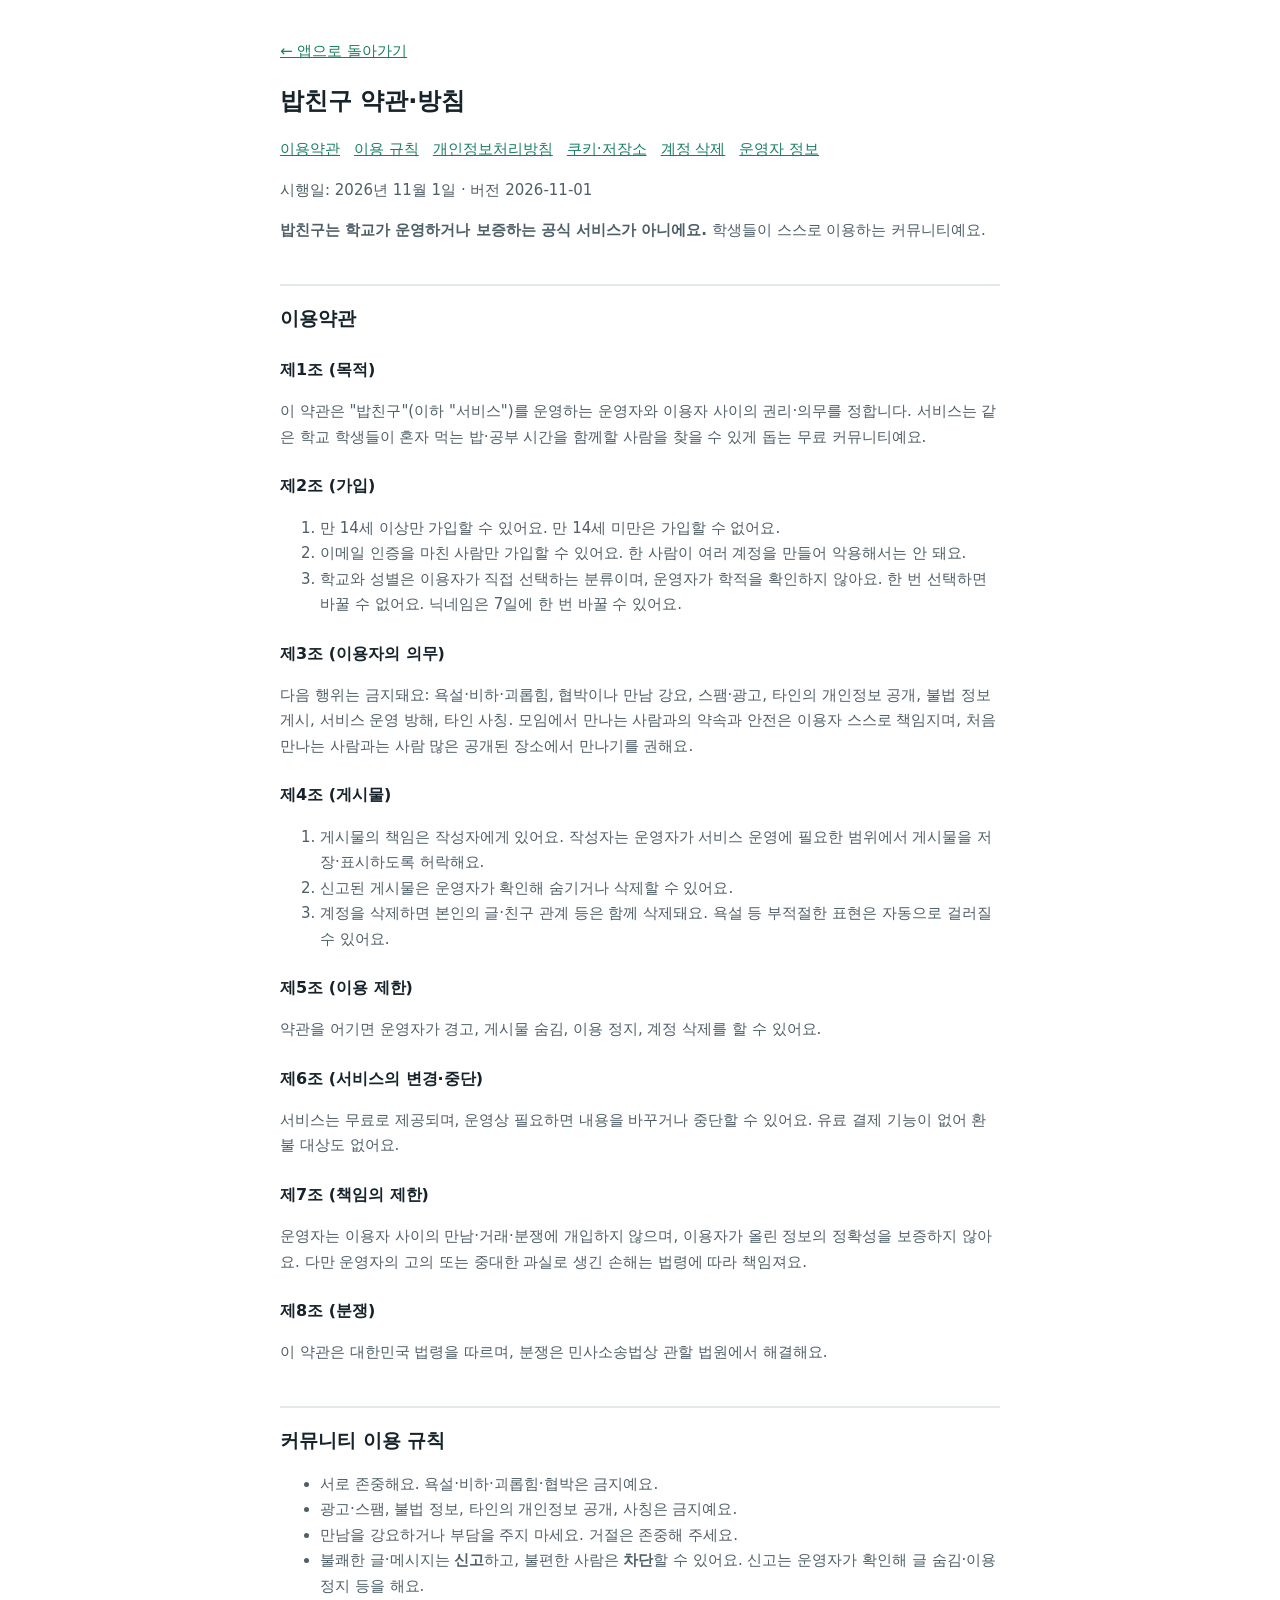
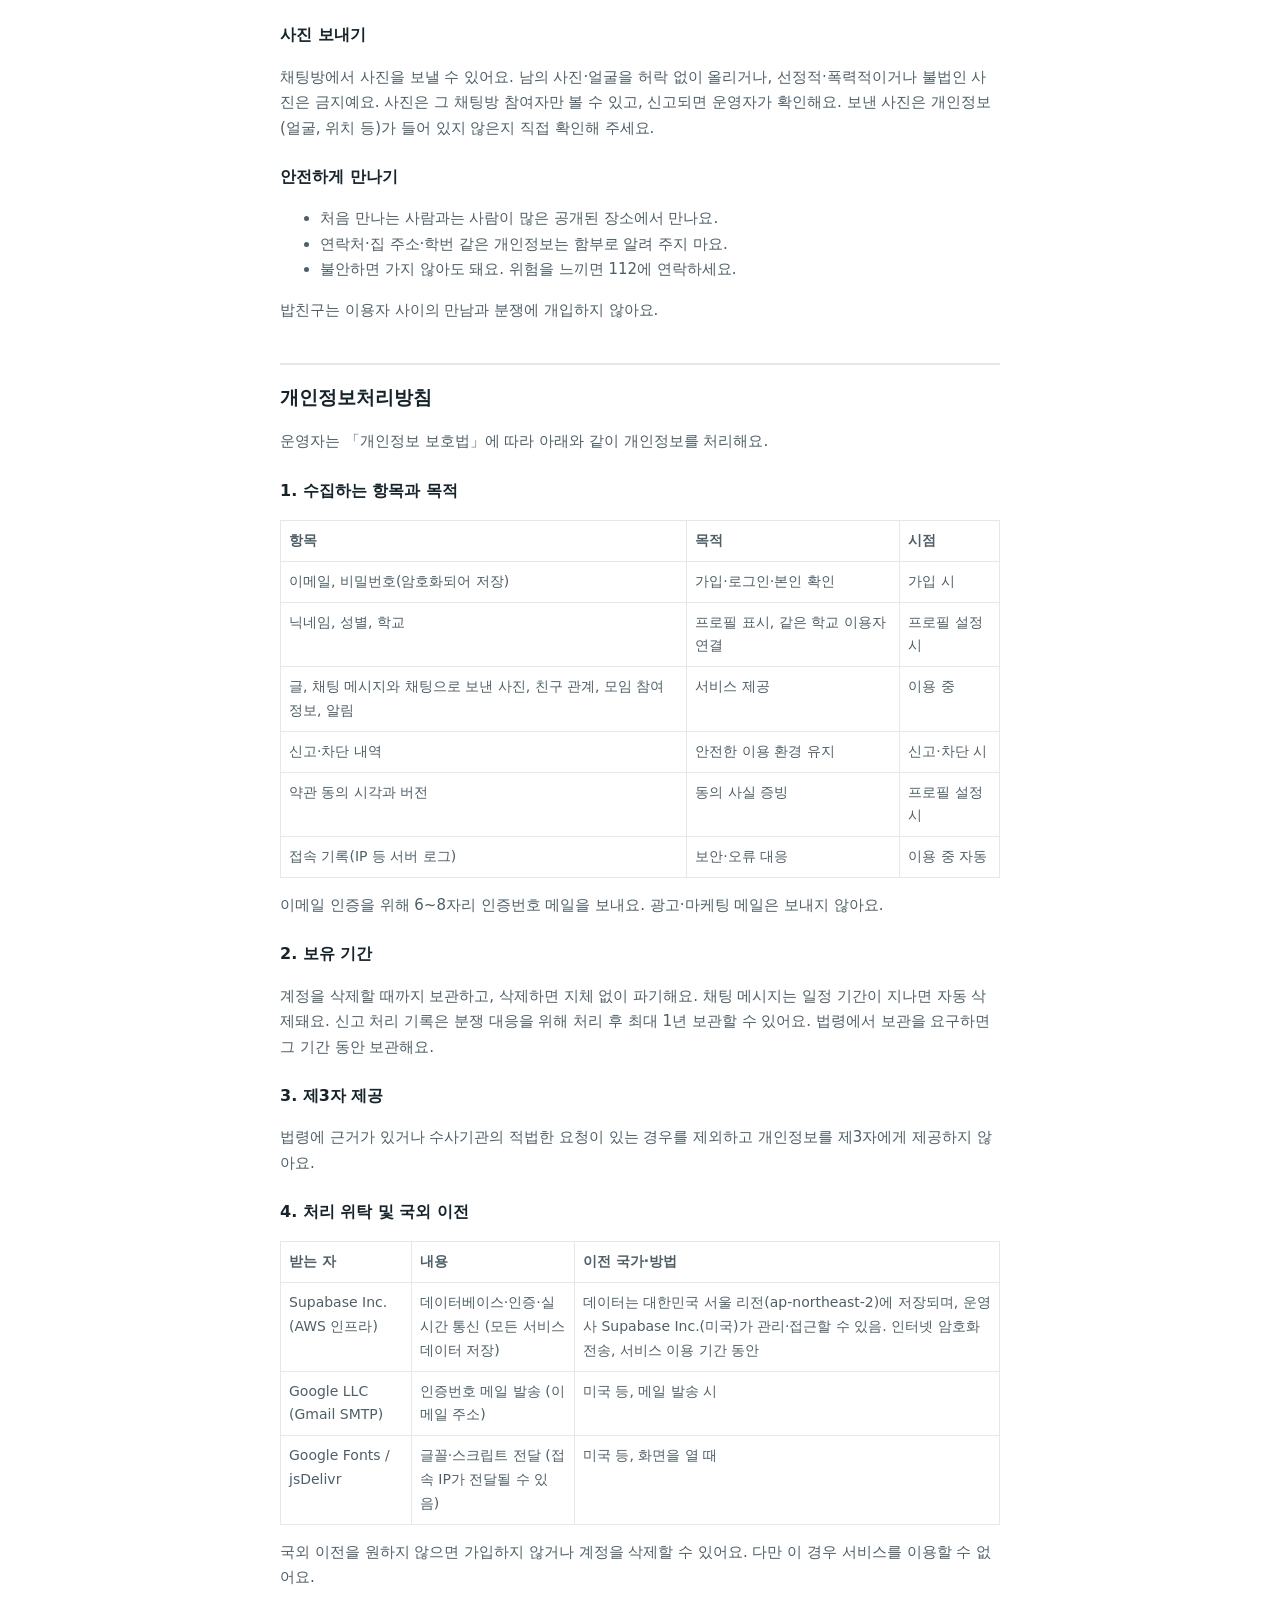
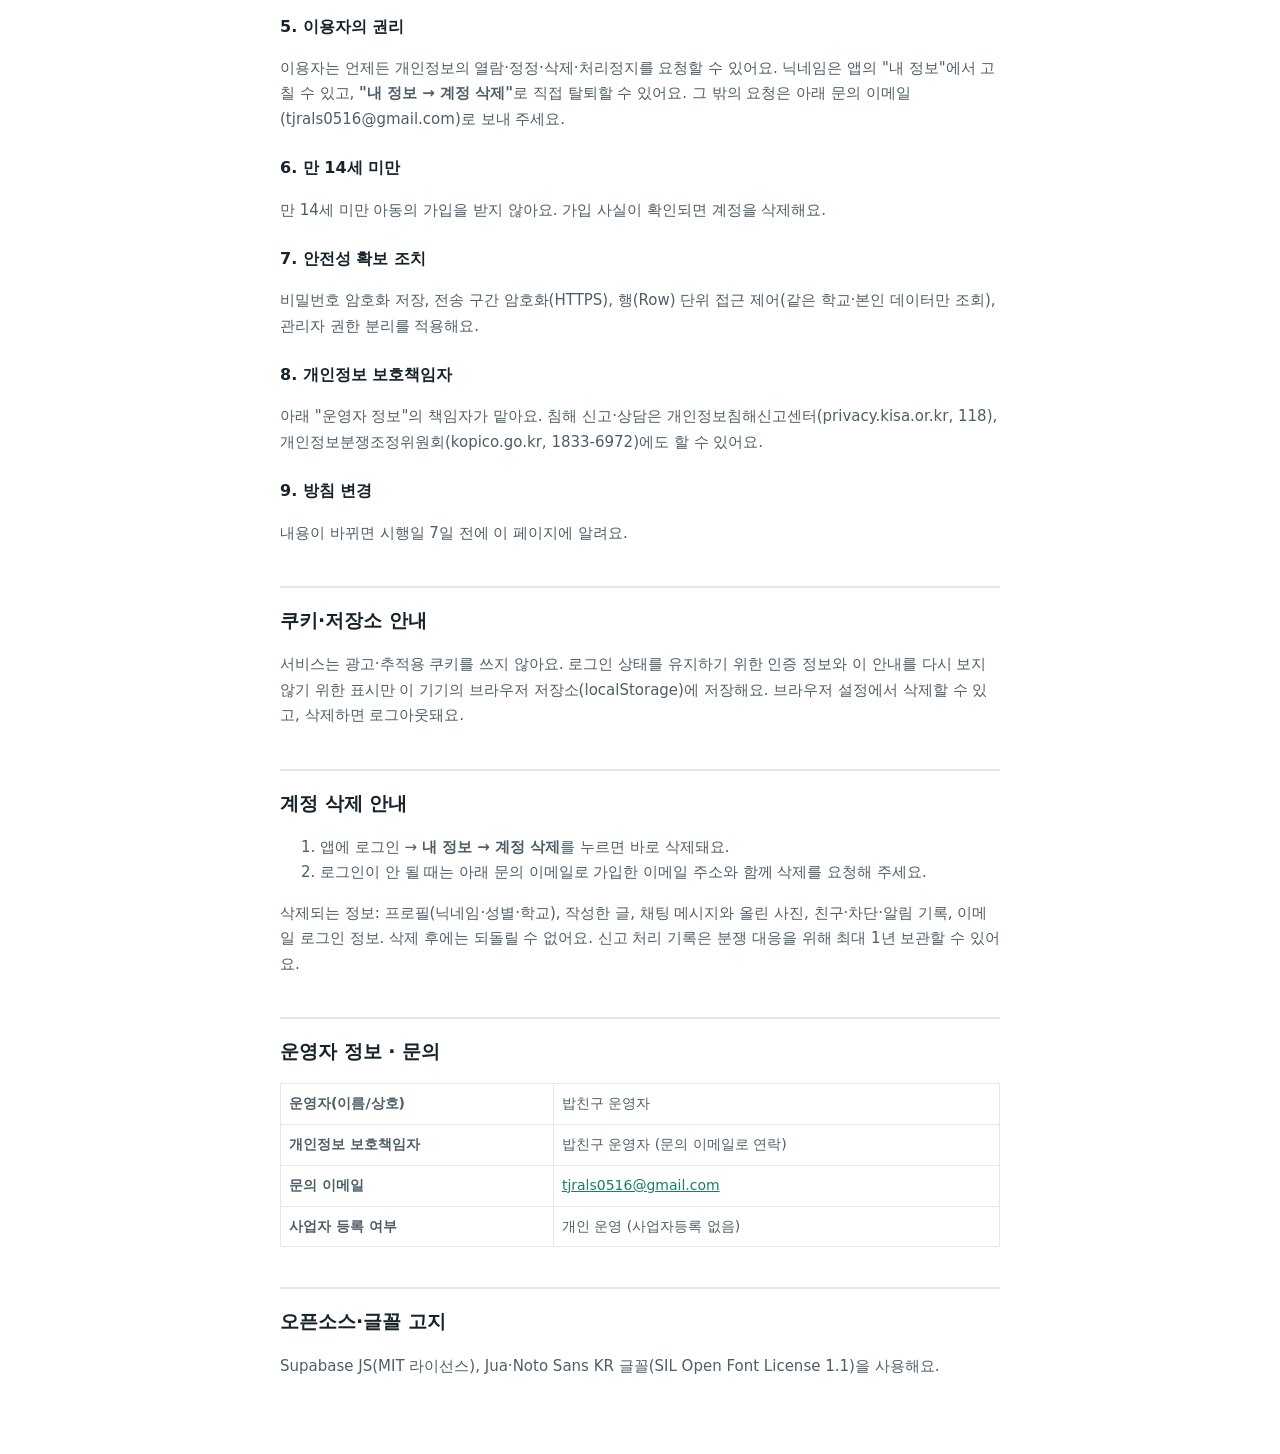
<file: docs/legal.html>
<!doctype html>
<html lang="ko">
<head>
<meta charset="utf-8">
<meta name="viewport" content="width=device-width, initial-scale=1">
<title>밥친구 약관·방침</title>
<style>
:root{--bg:#fff;--ink:#16232A;--ink2:#4F5F67;--line:#E3E8EA;--accent:#1A7F62;--warn:#C2372B}
@media (prefers-color-scheme:dark){:root{--bg:#0E171B;--ink:#E8F0F2;--ink2:#9DB0B7;--line:#25343B;--accent:#3FC59B;--warn:#FF8E84}}
body{margin:0;background:var(--bg);color:var(--ink);font:15px/1.7 'Noto Sans KR',system-ui,sans-serif}
main{max-width:720px;margin:0 auto;padding:24px 18px 60px}
h1{font-size:24px}h2{font-size:19px;margin-top:40px;padding-top:16px;border-top:2px solid var(--line)}h3{font-size:16px;margin-top:22px}
a{color:var(--accent)}nav a{margin-right:14px}p,li{color:var(--ink2)}table{border-collapse:collapse;width:100%;font-size:14px}
td,th{border:1px solid var(--line);padding:8px;text-align:left;vertical-align:top;color:var(--ink2)}.todo{color:var(--warn);font-weight:700}
</style>
</head>
<body>
<main>
<p><a href="./">← 앱으로 돌아가기</a></p>
<h1>밥친구 약관·방침</h1>
<nav><a href="#terms">이용약관</a><a href="#rules">이용 규칙</a><a href="#privacy">개인정보처리방침</a><a href="#cookies">쿠키·저장소</a><a href="#delete">계정 삭제</a><a href="#contact">운영자 정보</a></nav>
<p>시행일: 2026년 11월 1일 · 버전 2026-11-01</p>
<p><b>밥친구는 학교가 운영하거나 보증하는 공식 서비스가 아니에요.</b> 학생들이 스스로 이용하는 커뮤니티예요.</p>

<h2 id="terms">이용약관</h2>
<h3>제1조 (목적)</h3>
<p>이 약관은 "밥친구"(이하 "서비스")를 운영하는 운영자와 이용자 사이의 권리·의무를 정합니다. 서비스는 같은 학교 학생들이 혼자 먹는 밥·공부 시간을 함께할 사람을 찾을 수 있게 돕는 무료 커뮤니티예요.</p>
<h3>제2조 (가입)</h3>
<ol><li>만 14세 이상만 가입할 수 있어요. 만 14세 미만은 가입할 수 없어요.</li><li>이메일 인증을 마친 사람만 가입할 수 있어요. 한 사람이 여러 계정을 만들어 악용해서는 안 돼요.</li><li>학교와 성별은 이용자가 직접 선택하는 분류이며, 운영자가 학적을 확인하지 않아요. 한 번 선택하면 바꿀 수 없어요. 닉네임은 7일에 한 번 바꿀 수 있어요.</li></ol>
<h3>제3조 (이용자의 의무)</h3>
<p>다음 행위는 금지돼요: 욕설·비하·괴롭힘, 협박이나 만남 강요, 스팸·광고, 타인의 개인정보 공개, 불법 정보 게시, 서비스 운영 방해, 타인 사칭. 모임에서 만나는 사람과의 약속과 안전은 이용자 스스로 책임지며, 처음 만나는 사람과는 사람 많은 공개된 장소에서 만나기를 권해요.</p>
<h3>제4조 (게시물)</h3>
<ol><li>게시물의 책임은 작성자에게 있어요. 작성자는 운영자가 서비스 운영에 필요한 범위에서 게시물을 저장·표시하도록 허락해요.</li><li>신고된 게시물은 운영자가 확인해 숨기거나 삭제할 수 있어요.</li><li>계정을 삭제하면 본인의 글·친구 관계 등은 함께 삭제돼요. 욕설 등 부적절한 표현은 자동으로 걸러질 수 있어요.</li></ol>
<h3>제5조 (이용 제한)</h3>
<p>약관을 어기면 운영자가 경고, 게시물 숨김, 이용 정지, 계정 삭제를 할 수 있어요.</p>
<h3>제6조 (서비스의 변경·중단)</h3>
<p>서비스는 무료로 제공되며, 운영상 필요하면 내용을 바꾸거나 중단할 수 있어요. 유료 결제 기능이 없어 환불 대상도 없어요.</p>
<h3>제7조 (책임의 제한)</h3>
<p>운영자는 이용자 사이의 만남·거래·분쟁에 개입하지 않으며, 이용자가 올린 정보의 정확성을 보증하지 않아요. 다만 운영자의 고의 또는 중대한 과실로 생긴 손해는 법령에 따라 책임져요.</p>
<h3>제8조 (분쟁)</h3>
<p>이 약관은 대한민국 법령을 따르며, 분쟁은 민사소송법상 관할 법원에서 해결해요.</p>

<h2 id="rules">커뮤니티 이용 규칙</h2>
<ul><li>서로 존중해요. 욕설·비하·괴롭힘·협박은 금지예요.</li><li>광고·스팸, 불법 정보, 타인의 개인정보 공개, 사칭은 금지예요.</li><li>만남을 강요하거나 부담을 주지 마세요. 거절은 존중해 주세요.</li><li>불쾌한 글·메시지는 <b>신고</b>하고, 불편한 사람은 <b>차단</b>할 수 있어요. 신고는 운영자가 확인해 글 숨김·이용 정지 등을 해요.</li></ul>
<h3>사진 보내기</h3>
<p>채팅방에서 사진을 보낼 수 있어요. 남의 사진·얼굴을 허락 없이 올리거나, 선정적·폭력적이거나 불법인 사진은 금지예요. 사진은 그 채팅방 참여자만 볼 수 있고, 신고되면 운영자가 확인해요. 보낸 사진은 개인정보(얼굴, 위치 등)가 들어 있지 않은지 직접 확인해 주세요.</p>
<h3>안전하게 만나기</h3>
<ul><li>처음 만나는 사람과는 사람이 많은 공개된 장소에서 만나요.</li><li>연락처·집 주소·학번 같은 개인정보는 함부로 알려 주지 마요.</li><li>불안하면 가지 않아도 돼요. 위험을 느끼면 112에 연락하세요.</li></ul>
<p>밥친구는 이용자 사이의 만남과 분쟁에 개입하지 않아요.</p>

<h2 id="privacy">개인정보처리방침</h2>
<p>운영자는 「개인정보 보호법」에 따라 아래와 같이 개인정보를 처리해요.</p>
<h3>1. 수집하는 항목과 목적</h3>
<table><tr><th>항목</th><th>목적</th><th>시점</th></tr>
<tr><td>이메일, 비밀번호(암호화되어 저장)</td><td>가입·로그인·본인 확인</td><td>가입 시</td></tr>
<tr><td>닉네임, 성별, 학교</td><td>프로필 표시, 같은 학교 이용자 연결</td><td>프로필 설정 시</td></tr>
<tr><td>글, 채팅 메시지와 채팅으로 보낸 사진, 친구 관계, 모임 참여 정보, 알림</td><td>서비스 제공</td><td>이용 중</td></tr>
<tr><td>신고·차단 내역</td><td>안전한 이용 환경 유지</td><td>신고·차단 시</td></tr>
<tr><td>약관 동의 시각과 버전</td><td>동의 사실 증빙</td><td>프로필 설정 시</td></tr>
<tr><td>접속 기록(IP 등 서버 로그)</td><td>보안·오류 대응</td><td>이용 중 자동</td></tr></table>
<p>이메일 인증을 위해 6~8자리 인증번호 메일을 보내요. 광고·마케팅 메일은 보내지 않아요.</p>
<h3>2. 보유 기간</h3>
<p>계정을 삭제할 때까지 보관하고, 삭제하면 지체 없이 파기해요. 채팅 메시지는 일정 기간이 지나면 자동 삭제돼요. 신고 처리 기록은 분쟁 대응을 위해 처리 후 최대 1년 보관할 수 있어요. 법령에서 보관을 요구하면 그 기간 동안 보관해요.</p>
<h3>3. 제3자 제공</h3>
<p>법령에 근거가 있거나 수사기관의 적법한 요청이 있는 경우를 제외하고 개인정보를 제3자에게 제공하지 않아요.</p>
<h3>4. 처리 위탁 및 국외 이전</h3>
<table><tr><th>받는 자</th><th>내용</th><th>이전 국가·방법</th></tr>
<tr><td>Supabase Inc. (AWS 인프라)</td><td>데이터베이스·인증·실시간 통신 (모든 서비스 데이터 저장)</td><td>데이터는 대한민국 서울 리전(ap-northeast-2)에 저장되며, 운영사 Supabase Inc.(미국)가 관리·접근할 수 있음. 인터넷 암호화 전송, 서비스 이용 기간 동안</td></tr>
<tr><td>Google LLC (Gmail SMTP)</td><td>인증번호 메일 발송 (이메일 주소)</td><td>미국 등, 메일 발송 시</td></tr>
<tr><td>Google Fonts / jsDelivr</td><td>글꼴·스크립트 전달 (접속 IP가 전달될 수 있음)</td><td>미국 등, 화면을 열 때</td></tr></table>
<p>국외 이전을 원하지 않으면 가입하지 않거나 계정을 삭제할 수 있어요. 다만 이 경우 서비스를 이용할 수 없어요.</p>
<h3>5. 이용자의 권리</h3>
<p>이용자는 언제든 개인정보의 열람·정정·삭제·처리정지를 요청할 수 있어요. 닉네임은 앱의 "내 정보"에서 고칠 수 있고, <b>"내 정보 → 계정 삭제"</b>로 직접 탈퇴할 수 있어요. 그 밖의 요청은 아래 문의 이메일(tjrals0516@gmail.com)로 보내 주세요.</p>
<h3>6. 만 14세 미만</h3>
<p>만 14세 미만 아동의 가입을 받지 않아요. 가입 사실이 확인되면 계정을 삭제해요.</p>
<h3>7. 안전성 확보 조치</h3>
<p>비밀번호 암호화 저장, 전송 구간 암호화(HTTPS), 행(Row) 단위 접근 제어(같은 학교·본인 데이터만 조회), 관리자 권한 분리를 적용해요.</p>
<h3>8. 개인정보 보호책임자</h3>
<p>아래 "운영자 정보"의 책임자가 맡아요. 침해 신고·상담은 개인정보침해신고센터(privacy.kisa.or.kr, 118), 개인정보분쟁조정위원회(kopico.go.kr, 1833-6972)에도 할 수 있어요.</p>
<h3>9. 방침 변경</h3>
<p>내용이 바뀌면 시행일 7일 전에 이 페이지에 알려요.</p>

<h2 id="cookies">쿠키·저장소 안내</h2>
<p>서비스는 광고·추적용 쿠키를 쓰지 않아요. 로그인 상태를 유지하기 위한 인증 정보와 이 안내를 다시 보지 않기 위한 표시만 이 기기의 브라우저 저장소(localStorage)에 저장해요. 브라우저 설정에서 삭제할 수 있고, 삭제하면 로그아웃돼요.</p>

<h2 id="delete">계정 삭제 안내</h2>
<ol><li>앱에 로그인 → <b>내 정보 → 계정 삭제</b>를 누르면 바로 삭제돼요.</li><li>로그인이 안 될 때는 아래 문의 이메일로 가입한 이메일 주소와 함께 삭제를 요청해 주세요.</li></ol>
<p>삭제되는 정보: 프로필(닉네임·성별·학교), 작성한 글, 채팅 메시지와 올린 사진, 친구·차단·알림 기록, 이메일 로그인 정보. 삭제 후에는 되돌릴 수 없어요. 신고 처리 기록은 분쟁 대응을 위해 최대 1년 보관할 수 있어요.</p>

<h2 id="contact">운영자 정보 · 문의</h2>
<table>
<tr><th>운영자(이름/상호)</th><td>밥친구 운영자</td></tr>
<tr><th>개인정보 보호책임자</th><td>밥친구 운영자 (문의 이메일로 연락)</td></tr>
<tr><th>문의 이메일</th><td><a href="mailto:tjrals0516@gmail.com">tjrals0516@gmail.com</a></td></tr>
<tr><th>사업자 등록 여부</th><td>개인 운영 (사업자등록 없음)</td></tr>
</table>

<h2>오픈소스·글꼴 고지</h2>
<p>Supabase JS(MIT 라이선스), Jua·Noto Sans KR 글꼴(SIL Open Font License 1.1)을 사용해요.</p>
</main>
</body>
</html>
</file>
